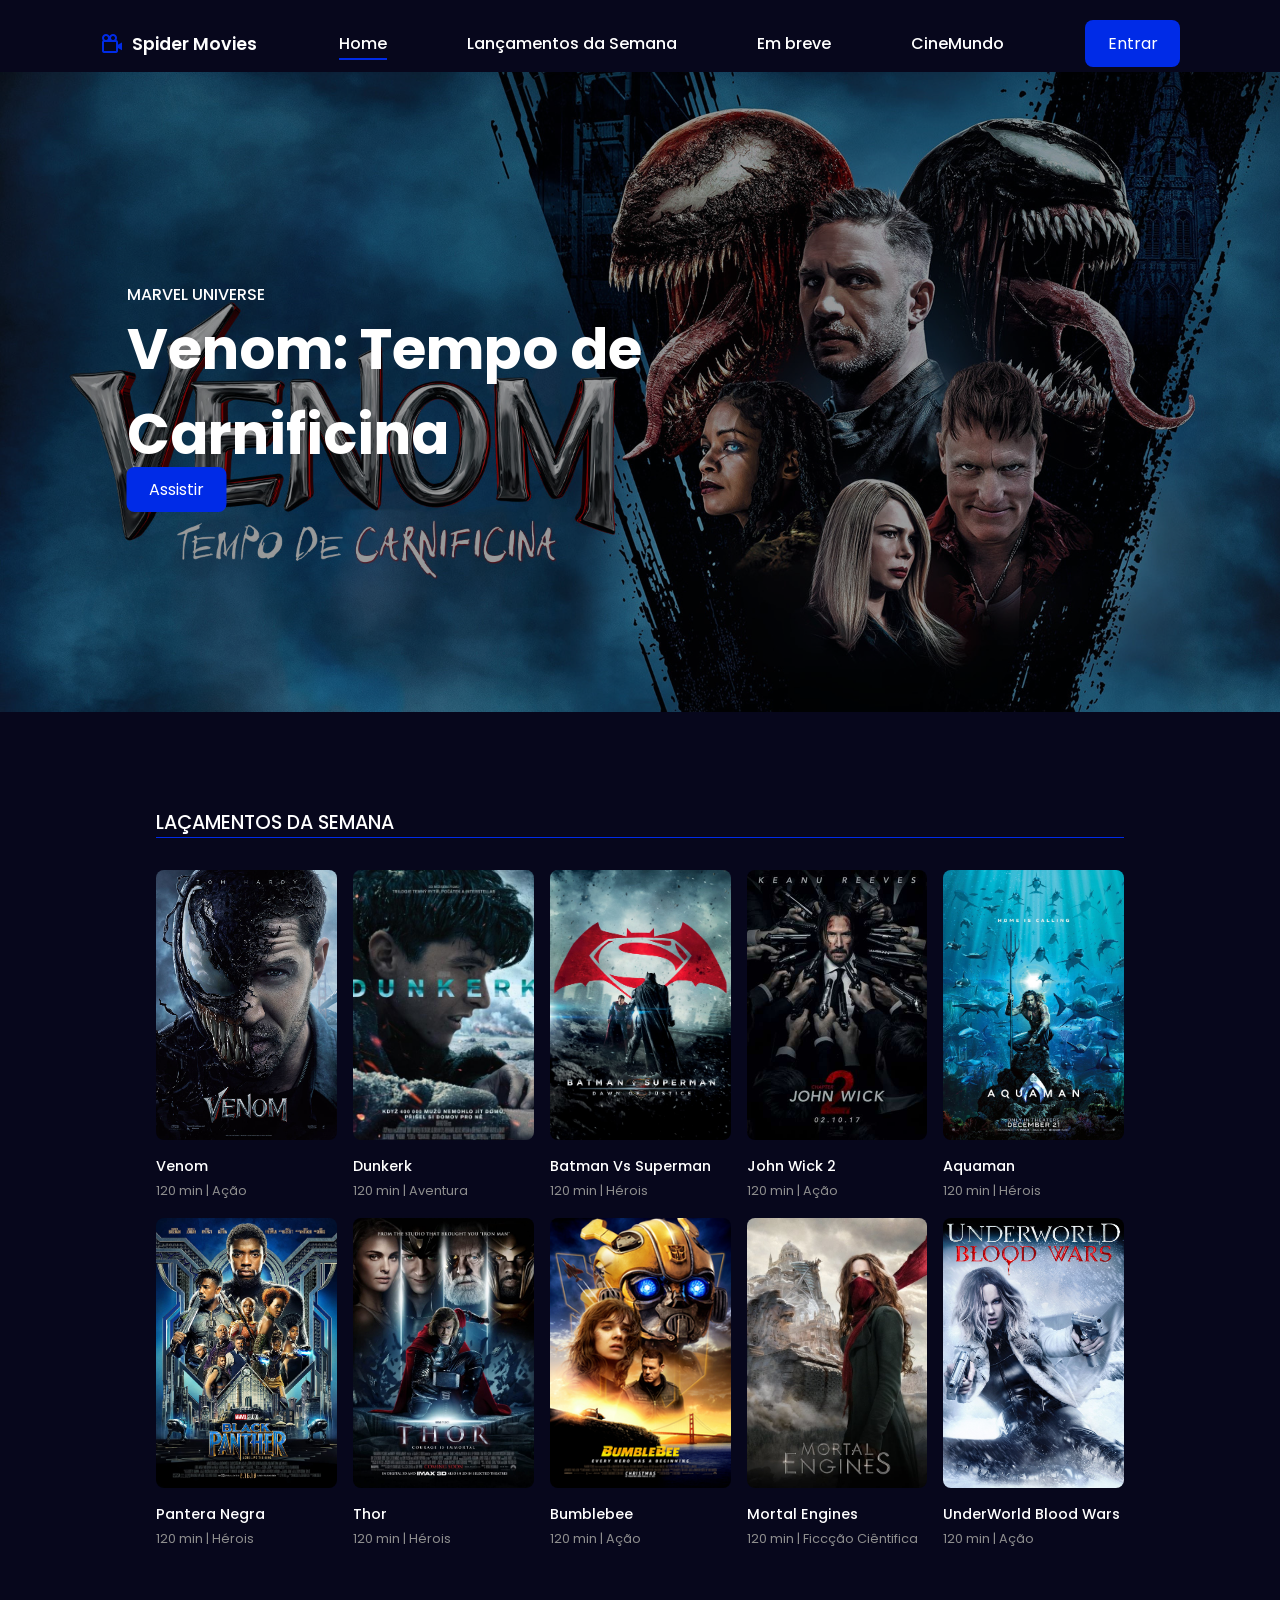
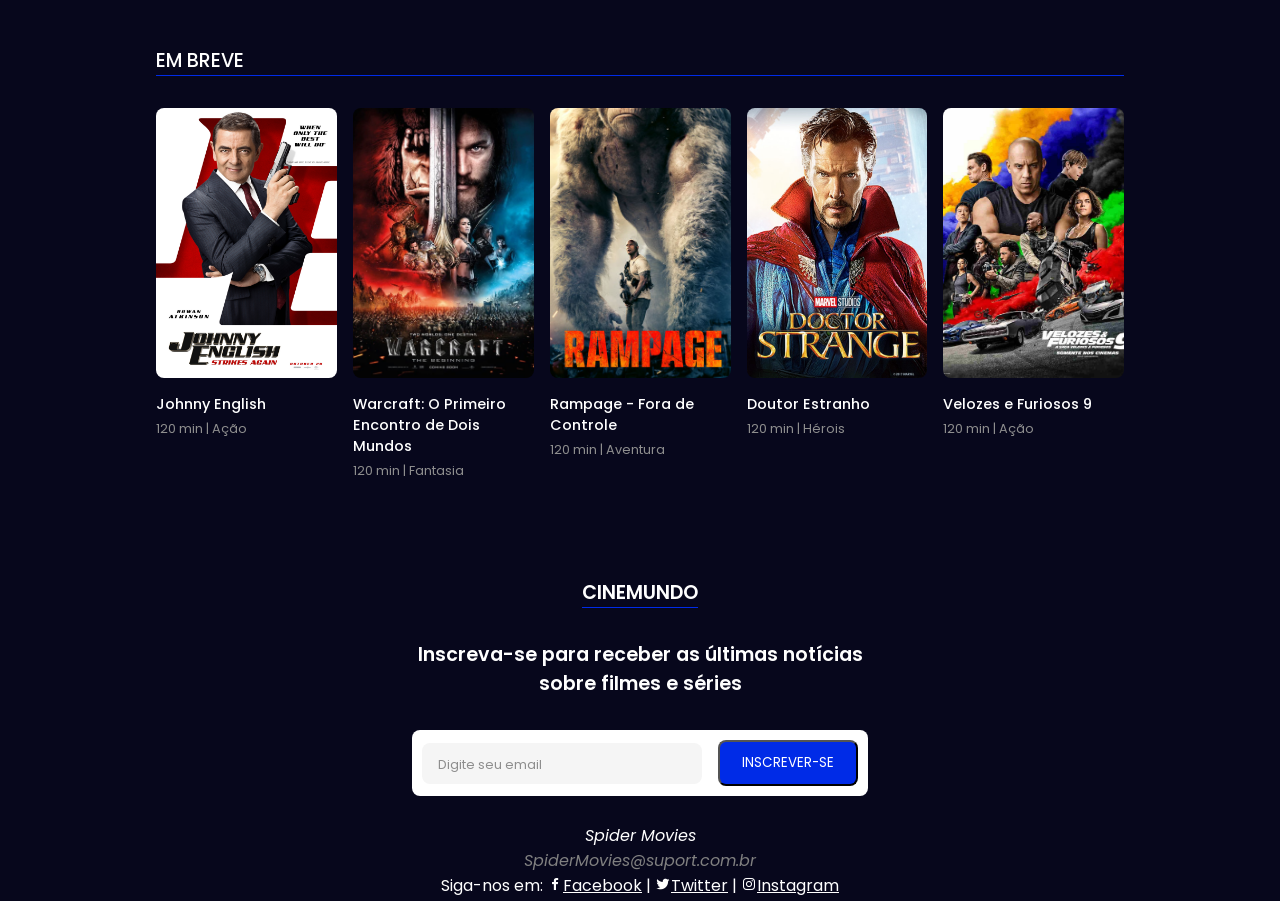
<file: public/index.html>
<!DOCTYPE html>
<html lang="pt-br">
<head>
    <meta charset="UTF-8">
    <meta name="viewport" content="width=device-width, initial-scale=1.0">
    <title>Spider | Movies</title>
    <link rel="stylesheet" href="index.css">
    <link href='https://unpkg.com/boxicons@2.1.2/css/boxicons.min.css'rel="stylesheet">
    <link rel="icon" href="files/img/favicon/favicon.ico" type="image/x-icon">
</head>
<body>
    <header>
        <a href="#" class="logo">
            <i class='bx bx-camera-movie'></i> Spider Movies
        </a>
        <div class="bx bx-menu" id="menu-icon"></div>
        
        <ul class="navbar">
            <li><a href="#home" class="home-active">Home</a></li>
            <li><a href="#movies">Lançamentos da Semana</a></li>
            <li><a href="#coming">Em breve</a></li>
            <li><a href="#newsletter">CineMundo</a></li>
        </ul>
        <a href="#" target="_blank" class="btn">Entrar</a>
    </header>

    <section class="home" id="home">
            
              <div class="conatiner">
                <img src="files/img/cards/home1.1.webp" alt="">
                <div class="home-text">
                    <span>Marvel Universe</span>
                    <h1>Venom: Tempo de  <br> Carnificina</h1>
                    <a href="#" target="_blank" class="btn">Assistir</a>    
              </div>
                          
        </section>
<main>
<section class="movies" id="movies">
    <h2 class="heading">Laçamentos da Semana</h2>
            <div class="movies-container">
                    <div class="box">    
                    <div class="box-img">
                        <img src="files/img/cards/m1.jpg" alt="">
                    </div>
                    <h3>Venom</h3>
                    <span>120 min | Ação</span>
                </div>            
            
            <div class="box">    
                <div class="box-img">
                    <img src="files/img/cards/m2.jpg" alt="">
                </div>
                <h3>Dunkerk</h3>
                <span>120 min | Aventura</span>
            </div>

            <div class="box">    
                <div class="box-img">
                    <img src="files/img/cards/m3.jpg" alt="">
                </div>
                <h3>Batman Vs Superman</h3>
                <span>120 min | Hérois</span>
            </div>

            <div class="box">    
                <div class="box-img">
                    <img src="files/img/cards/m4.jpg" alt="">
                </div>
                <h3>John Wick 2</h3>
                <span>120 min | Ação</span>
            </div>

            <div class="box">    
                <div class="box-img">
                    <img src="files/img/cards/m5.jpg" alt="">
                </div>
                <h3>Aquaman</h3>
                <span>120 min | Hérois</span>
            </div>

            <div class="box">    
                <div class="box-img">
                    <img src="files/img/cards/m6.jpg" alt="">
                </div>
                <h3>Pantera Negra</h3>
                <span>120 min | Hérois</span>
            </div>

            <div class="box">    
                <div class="box-img">
                    <img src="files/img/cards/m7.jpg" alt="">
                </div>
                <h3>Thor</h3>
                <span>120 min | Hérois</span>
            </div>

            <div class="box">    
                <div class="box-img">
                    <img src="files/img/cards/m8.png" alt="">
                </div>
                <h3>Bumblebee</h3>
                <span>120 min | Ação</span>
            </div>

            <div class="box">    
                <div class="box-img">
                    <img src="files/img/cards/m9.jpg" alt="">
                </div>
                <h3>Mortal Engines</h3>
                <span>120 min | Ficcção Ciêntifica</span>
            </div>

            <div class="box">    
                <div class="box-img">
                    <img src="files/img/cards/m10.jpg" alt="">
                </div>
                <h3>UnderWorld Blood Wars</h3>
                <span>120 min | Ação</span>
            </div>
        </div>
</section>

<section class="coming" id="coming">
    <h2 class="heading">Em breve</h2>

    <div class="coming-container">
           <div class="box">
               <div class="box-img">
                   <img src="files/img/cards/coming1.jpg" alt="">
               </div>
               <h3>Johnny English</h3>
               <span>120 min | Ação</span>
           </div>
                
               
               <div class="box">
           <div class="box-img">
               <img src="files/img/cards/coming2.jpg" alt="">
           </div>
           <h3>Warcraft: O Primeiro Encontro de Dois Mundos</h3>
           <span>120 min | Fantasia</span>
               </div>
           
               <div class="box">
           <div class="box-img">
               <img src="files/img/cards/coming3.jpg" alt="">
           </div>
           <h3>Rampage - Fora de Controle</h3>
           <span>120 min | Aventura</span>
               </div>

               <div class="box">
           <div class="box-img">
               <img src="files/img/cards/coming6.jpeg"alt="">
           </div>
           <h3>Doutor Estranho</h3>
           <span>120 min | Hérois</span>
               </div>
           
            <div class="box">
                <div class="box-img">
                    <img src="files/img/cards/coming11.jpg" alt="">
                </div>
                <h3>Velozes e Furiosos 9</h3>
                <span>120 min | Ação</span>
                 </div>
    </div>
</section>

<section class="newsletter" id="newsletter">
    <h2 class="heading">CineMundo</h2>
    <h2>Inscreva-se para receber as últimas notícias <br>
        sobre filmes e séries</h2>
    <form action="">
        <input type="email" class="email" placeholder="Digite seu email" required>
        <button type="submit" value="Subscribe" class="btn">Inscrever-se</button>
    </form>
</section>
</main>    
<footer>
    <article>
        <address>
            <p>Spider Movies<br>
                <a href="#" class="gmail">SpiderMovies@suport.com.br</a>
        </address>
        
        <p>Siga-nos em:
            <a href="https://www.facebook.com" target="_blank" class="social"><i class='bx bxl-facebook'></i>Facebook</a> |
            <a href="https://www.twitter.com" target="_blank" class="social"><i class='bx bxl-twitter'></i>Twitter</a> |
            <a href="https://www.instagram.com" target="_blank" class="social"><i class='bx bxl-instagram'></i>Instagram</a>
        </p>
        </footer>
    </article>

  

</body>
</html>
</file>
<file: public/index.css>
@import url('https://fonts.googleapis.com/css2?family=Big+Shoulders:opsz,wght@10..72,100..900&family=Poppins:ital,wght@0,100;0,200;0,300;0,400;0,500;0,600;0,700;0,800;0,900;1,100;1,200;1,300;1,400;1,500;1,600;1,700;1,800;1,900&family=Quicksand:wght@300..700&display=swap');

* {
  font-family: "Poppins", sans-serif;
  margin: 0;
  padding: 0;
  box-sizing: border-box;
  list-style: none;
  text-decoration: none;
  scroll-padding-top: 2rem;
  scroll-behavior: smooth;
}

:root {
  --main-color: #002be7;
  --text-colo: #07071c;
  --bg-color: #fff;

}

body {
  background: #07071c;
  color: var(--bg-color);
}

section{
  padding: 4.5rem 0 1.5rem;

}
header {
  position: fixed;
  width: 100%;
  top: 0;
  right: 0;
  z-index: 1000;
  display: flex;
  align-items: center;
  justify-content: space-between;
  padding: 20px 100px;
  transition: 0.5s;

}

.logo {
  font-size: 1.1rem;
  font-weight: 600;
  color: var(--bg-color);
  display: flex;
  align-items: center;
  column-gap: 0.5rem;
}

.logo .bx {
  font-size: 24px;
  color: var(--main-color);
}

.navbar {
  display: flex;
  column-gap: 5rem;
}

.navbar li {
  position: relative;
}

.navbar a {
  font-size: 1rem;
  font-weight: 500;
  color: var(--bg-color);
}

.navbar a::after {
  content: "";
  width: 0;
  height: 2px;
  background: var(--main-color);
  position: absolute;
  bottom: -4px;
  left: 0;
  transition: 0.4s all linear;
}

.navbar a:hover::after,
.navbar .home-active::after {
  width: 100%;
}
#menu-icon{
  font-size: 24px;
  cursor: pointer;
  z-index: 1000001;
  display: none;
}
.btn{
  padding: 0.7rem 1.4rem;
  background: var(--main-color);
  color: var(--bg-color);
  font-weight: 400;
  border-radius: 0.5rem;
}
.btn:hover{
  background: #fff;
  color: var(--text-colo);
}  
.conatiner{
  width: 100%;
  min-height: 640px;
  position: relative;
  display: flex;
  align-items: center;
  background: rgb(2, 3, 7, 0.4);
} 
.conatiner img{
  position: absolute;
  width: 100%;
  height: 100%;
  object-fit: cover;
  object-position: center;
  z-index: -1;
}
.home-text{
  position: absolute;
  left: 30%; 
  top: 50%;
  transform: translate(-50%, -50%);
  text-align:left;
  z-index: 1000;
}
.home-text span{
  color: var(--bg-color);
  font-weight: 500;
  text-transform: uppercase;
}
.home-text h1{
  color: var(--bg-color);
  font-size: 3.5rem;
  font-weight: 700;
  margin-bottom: 1rem 0;
}
.heading{
  max-width: 968px;
  margin-left: auto;
  margin-right: auto;
  font-size: 1.2rem;
  font-weight: 500;
  text-transform: uppercase;
  border-bottom: 1px solid var(--main-color);
}
.movies-container{
  max-width: 968px;
  margin-right: auto;
  margin-left: auto;
  display: grid;
  grid-template-columns: repeat(auto-fit,minmax(180px,auto));
  gap: 1rem;
  margin-top: 2rem;
}
.box .box-img{
  width: 100%;
  height: 270px;
}
.box .box-img img{
  width: 100%;
  height: 100%;
  object-fit: cover;
  object-position: center;
  border-radius: 0.5rem;
}
.box .box-img img:hover{
  transform: translateY(-10px);
  transition: 0.2s all linear;
}
.box h3{
  font-size: 0.9rem;
  font-weight: 500;
  margin-top: 1rem;
}
.box span{
  font-size: 0.8rem;
  font-weight: 400;
  color: #8e8e8e;
}

.coming-container{
    max-width: 968px;
    margin-right: auto;
    margin-left: auto;
    display: grid;
    grid-template-columns: repeat(auto-fit,minmax(180px,auto));
    gap: 1rem;
    margin-top: 2rem;
  }


.newsletter{
  max-width: 968px;
  margin-left: auto;
  margin-right: auto;
  display: flex;
  flex-direction: column;
  align-items: center;
  justify-content: center;
  row-gap: 2rem;
}
.newsletter h2{
  text-align: center;
  font-size: 1.2rem;
  font-weight: 600;
}
.newsletter form{
  background: var(--bg-color);
  padding: 10px;
  border-radius: 0.5rem;
  display: flex;
  column-gap: 1rem;
  align-items: center;
}
.newsletter form input{
  padding: 0.5rem 1rem;
  background: #f5f5f5;
  border: none;
  border-radius: 0.5rem;
  font-size: 1rem;
  font-weight: 500;
  color: var(--text-colo);
}
.newsletter form .email{
  width: 280px;
}

.newsletter form input::placeholder{
  color: #8e8e8e;
  font-size: 0.8rem;
  font-weight: 400;
}
.newsletter .btn{
text-transform: uppercase;
}

footer {
  text-align: center;
  padding: 3px;
  background-color: var(--text-colo);
  color: white;
}

footer .gmail{
  color: gray;
}

footer .social{
color: #fff;
text-decoration: underline;
}
</file>
